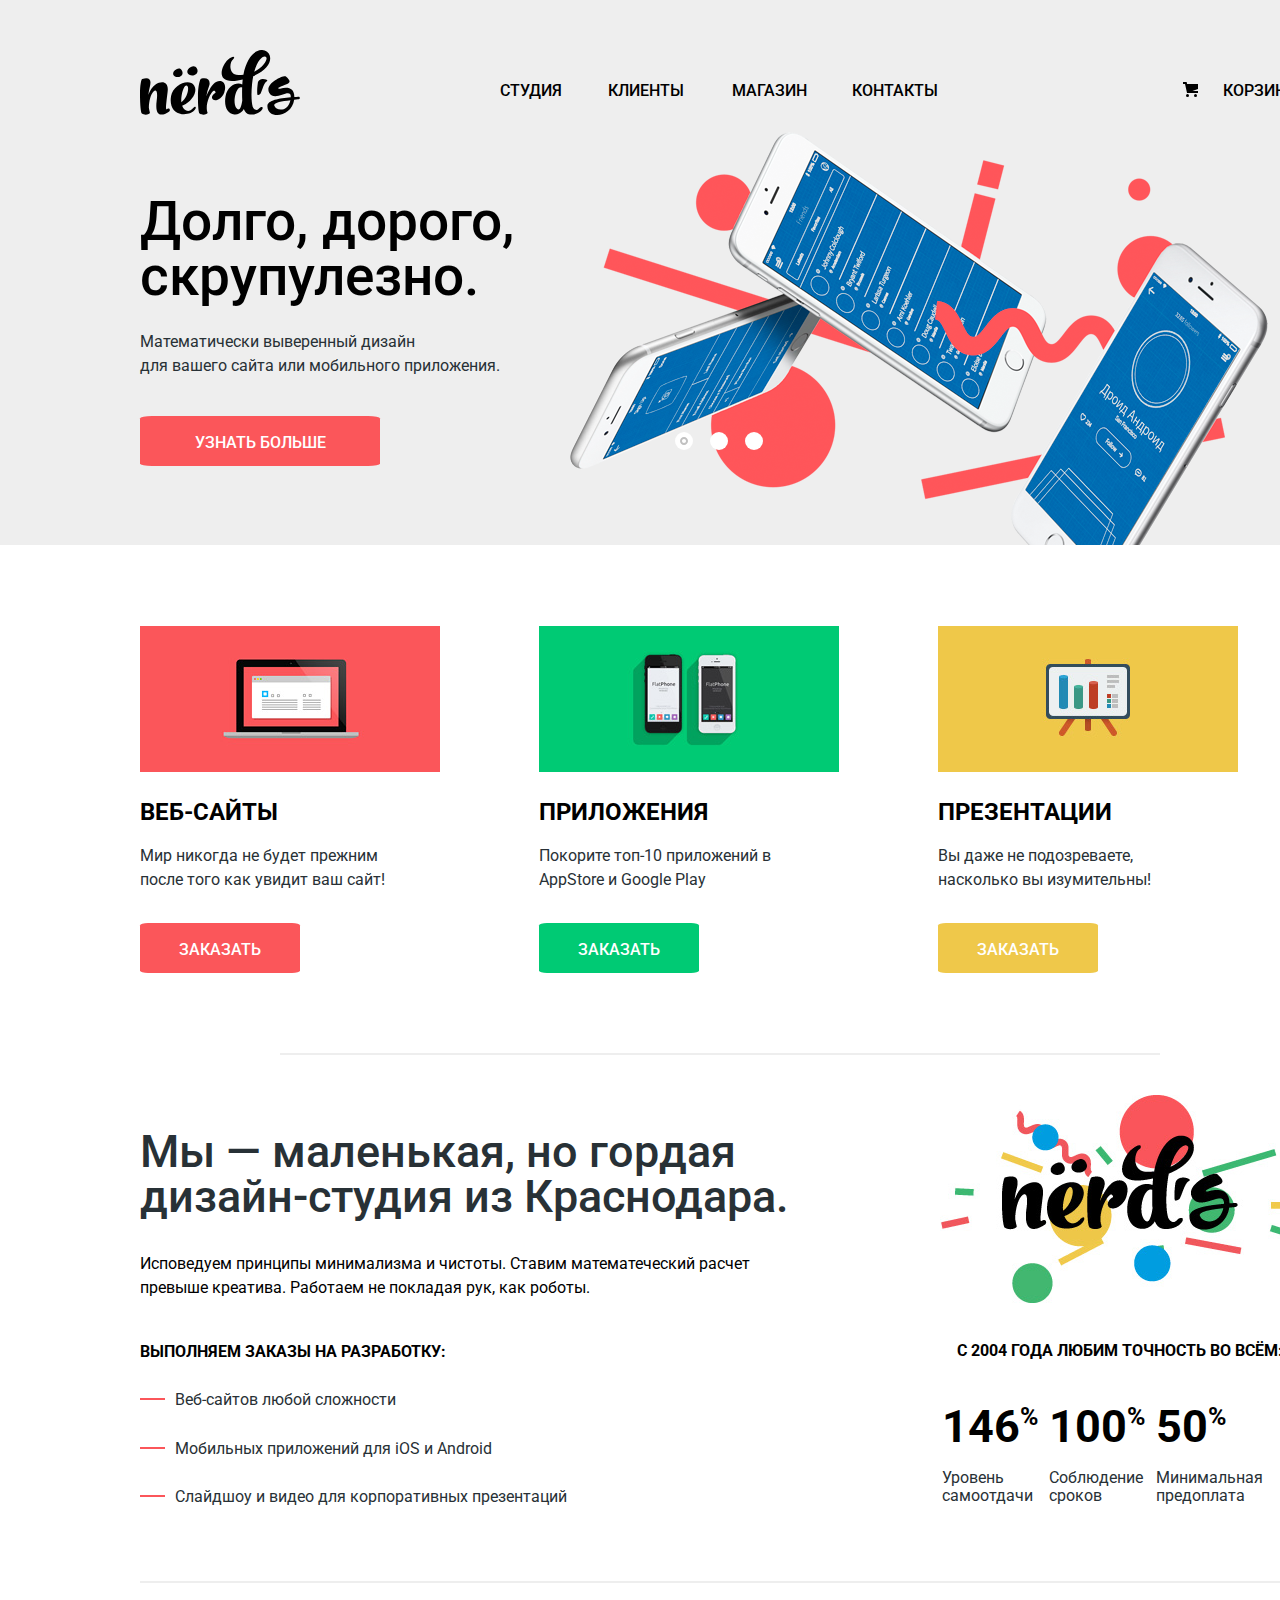
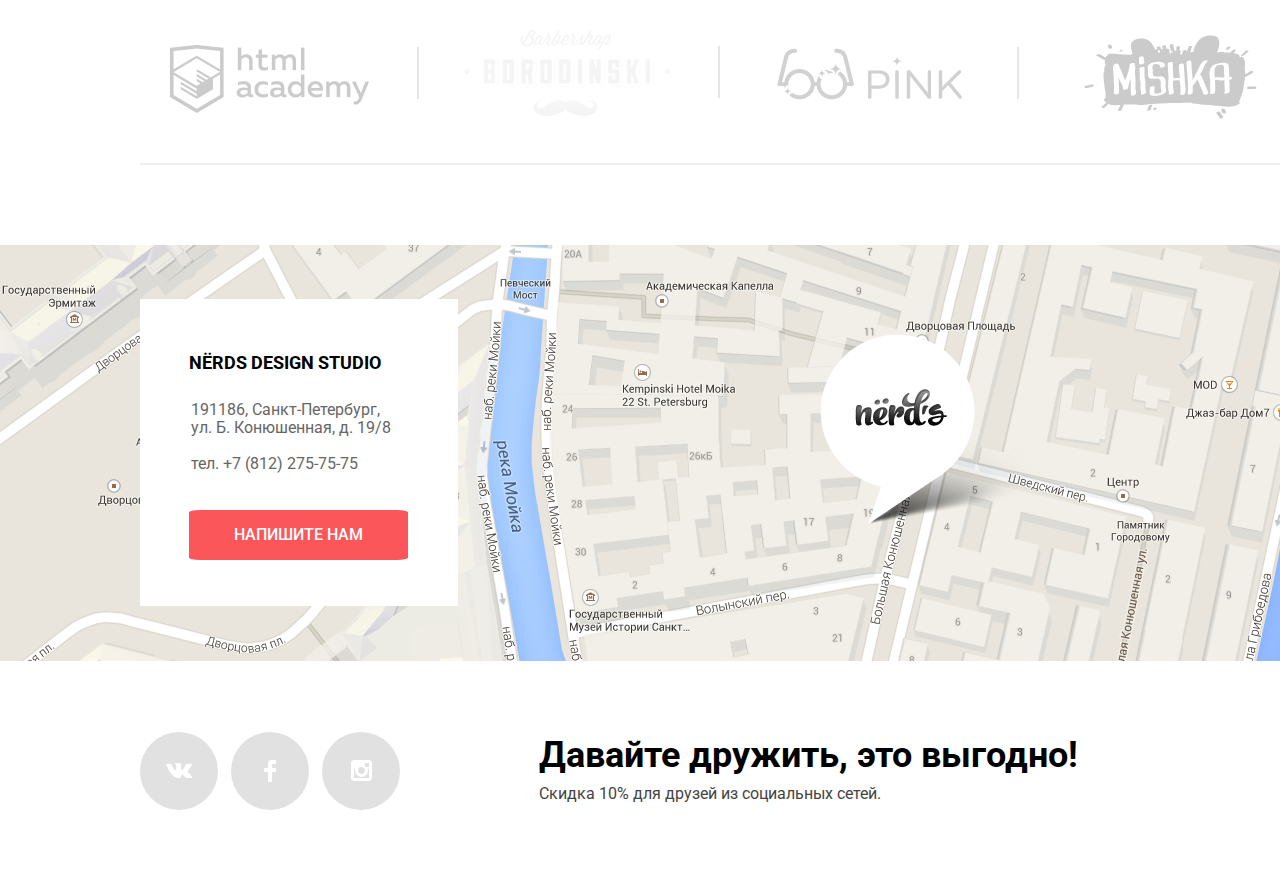
<file: index.html>
<!DOCTYPE html>
<html lang="ru">
  <head>
    <meta charset="utf-8">
    <title>HTML Academy: Нёрдс</title>
    <link href="https://fonts.googleapis.com/css?family=Roboto:400,500,700&display=swap" rel="stylesheet">
    <link rel="stylesheet" href="css/normalize.css">
    <link rel="stylesheet" href="css/style-min.css">
  </head>
  <body>
    <header class="main-header">
      <div class="container">
        <nav class="main-navigation">
          <a class="logo" href="index.html">
            <img src="img/nerds-logo.svg" width="160"
              height="65" alt="Логотип">
          </a>
          <ul class="site-navigation">
            <li><a href="#">Студия</a></li>
            <li><a href="#">Клиенты</a></li>
            <li><a href="catalog.html">Магазин</a></li>
            <li><a href="#">Контакты</a></li>
          </ul>
          <ul class="user-navigation">
            <li>
              <a class="cart" href="cart.html">Корзина</a>
            </li>
          </ul>
        </nav>
      </div>
    </header>
    <main>
      <h1 class="visually-hidden">Студия "Нёрдс"</h1>
      <div class="slider">
        <div class="slider-wrapper">
          <div class="slider-item">
            <div class="slider-item-description">
              <h3>Долго, дорого,<br> скрупулезно.</h3>
              <p>Математически выверенный дизайн<br> для вашего сайта или
                мобильного приложения.</p>
              <a class="button" href="catalog.html">Узнать больше</a>
            </div>
          </div>
          <div class="slider-item visually-hidden">
            <div class="slider-item-description">
              <h3>Любим математику как никто другой.</h3>
              <p>Никакого креатива, только математические формулы для расчета
                идеальных пропорций.</p>
              <a class="button" href="catalog.html">Узнать больше</a>
            </div>
          </div>
          <div class="slider-item visually-hidden">
            <div class="slider-item-description">
              <h3>Только ночь,<br> только хардкор</h3>
              <p>Работать днем, как все? Мы против этого.<br> Ближе к полуночи
                работа только начинается.</p>
              <a class="button" href="catalog.html">Узнать больше</a>
            </div>
          </div>
          <div class="slider-switch">
            <input type="radio" id="btn-1" name="toggle" checked>
            <label for="btn-1"></label>
            <input type="radio" id="btn-2" name="toggle">
            <label for="btn-2"></label>
            <input type="radio" id="btn-3" name="toggle">
            <label for="btn-3"></label>
          </div>
        </div>
      </div>
      <div class="container">
        <section class="section-advantages">
          <h2 class="visually-hidden">Наши услуги</h2>
          <ul class="advantages">
            <li class="advantages-item">
              <h3>Веб-сайты</h3>
              <p>Мир никогда не будет прежним после того как увидит ваш сайт!</p>
              <a class="button" href="#">Заказать</a>
            </li>
            <li class="advantages-item">
              <h3>Приложения</h3>
              <p>Покорите топ-10 приложений в AppStore и Google Play</p>
              <a class="button" href="#">Заказать</a>
            </li>
            <li class="advantages-item">
              <h3>Презентации</h3>
              <p>Вы даже не подозреваете,  насколько вы изумительны!</p>
              <a class="button" href="#">Заказать</a>
            </li>
          </ul>
        </section>
        <div class="main-information-wrapper">
          <section class="short-description">
            <h2>Мы — маленькая, но гордая дизайн-студия из Краснодара.
            </h2>
            <p class="description">Исповедуем принципы минимализма и чистоты.
              Ставим математеческий расчет превыше креатива. Работаем не покладая
              рук, как роботы.</p>
            <h3 class="description-service-heading">Выполняем заказы на разработку:</h3>
            <ul class="description-service">
              <li>Веб-сайтов любой сложности</li>
              <li>Мобильных приложений для iOS и Android</li>
              <li>Слайдшоу и видео для корпоративных презентаций</li>
            </ul>
          </section>
          <section class="statistic">
            <h2 class="visually-hidden">Статистика</h2>
            <div class="statistic-item">
              <img src="img/nerds-picture.png" alt="Логотип Нёрдс" width="360" height="208">
              <p>С 2004 года любим точность во всём:</p>
              <table>
                <tr class="statistic-percent">
                  <td>146<sup><span class="percent-style">%</span></sup></td>
                  <td>100<sup><span class="percent-style">%</span></sup></td>
                  <td>50<sup><span class="percent-style">%</span></sup></td>
                </tr>
                <tr class="statistic-description">
                  <td>Уровень самоотдачи</td>
                  <td>Соблюдение сроков</td>
                  <td>Минимальная предоплата</td>
                </tr>
              </table>
            </div>
          </section>
        </div>
        <section class="section-partners">
          <h2 class="visually-hidden">Список партнеров</h2>
          <ul class="partners">
            <li>
              <a class="html-academy" href="https://htmlacademy.ru/intensive/htmlcss">
                 <img src="img/htmlacademy-logo.png" width="199"
                   height="68" alt="Логотип HTML-Academy">
              </a>
            </li>
            <li>
              <a class="barbershop" href="#">
                 <img src="img/borodinski-logo.png" width="209"
                   height="90" alt="Логотип Барбершопа">
              </a>
            </li>
            <li>
              <a class="pink" href="#">
                 <img src="img/pink-logo.png" width="185"
                   height="52" alt="Логотип Барбершопа">
              </a>
            </li>
            <li>
              <a class="mishka" href="#">
                 <img src="img/mishka-logo.png" width="173"
                   height="84" alt="Логотип Барбершопа">
              </a>
            </li>
          </ul>
        </section>
      </div>
      <section class="address-and-contacts modal-map">
        <h2 class="visually-hidden">Адрес и контакты</h2>
        <div class="map-container">
          <iframe src="https://www.google.com/maps/embed?pb=!1m18!1m12!1m3!1d1998.6037999040354!2d30.322010416394033!3d59.938716271971415!2m3!1f0!2f0!3f0!3m2!1i1024!2i768!4f13.1!3m3!1m2!1s0x4696310fca5ba729%3A0xea9c53d4493c879f!2sBolshaya+Konyushennaya+ul.%2C+19%2C+Sankt-Peterburg%2C+Russia%2C+191186!5e0!3m2!1sen!2s!4v1441888483426" width="1440" height="416" allowfullscreen>
          </iframe>
          <img src="img/map.png" alt="Карта" width="1440" height="416">
          <img class="map-marker" src="img/map-marker.png" alt="Указатель"
            width="231" height="190">
          <div class="studio-contacts">
            <h3 class="studio-label">Nёrds design studio</h3>
            <p class="studio-address">
            191186, Санкт-Петербург, ул. Б. Конюшенная, д. 19/8
            </p>
            <p class="tel-number"><a href="tel:+78122757575">тел. +7 (812) 275-75-75</a></p>
            <a href="write-to-us.html" class="button modal-open"> Напишите нам</a>
          </div>
        </div>
      </section>
    </main>
    <footer class="main-footer container">
      <ul class="social-networks">
        <li>
          <a class="social-button" href="https://vk.com">
            <span class="visually-hidden">Вконтакте</span>
            <svg xmlns="http://www.w3.org/2000/svg" width="26" height="15" viewBox="0 0 26 15">
              <path fill="#FFF" d="M16.138 11.51c.956-.309 2.18 2.04 3.483 2.939.978.681 1.727.534 1.727.534l3.473-.05s1.815-.112.957-1.554c-.071-.12-.503-1.069-2.585-3.022-2.177-2.043-1.882-1.712.739-5.244 1.597-2.153 2.236-3.468 2.036-4.028-.192-.539-1.365-.399-1.365-.399L20.69.713c-.381.001-.704.119-.851.515-.003.004-.621 1.666-1.445 3.079-1.741 2.989-2.436 3.148-2.724 2.961-.661-.433-.494-1.737-.494-2.664 0-2.897.432-4.105-.846-4.417-.427-.104-.739-.172-1.828-.182-1.392-.021-2.574 0-3.244.329-.445.223-.786.712-.579.74.26.035.843.16 1.155.586.401.552.389 1.789.389 1.789s.229 3.411-.54 3.834c-.528.29-1.25-.302-2.803-3.016-.793-1.388-1.392-2.922-1.392-2.922s-.116-.285-.326-.441c-.25-.185-.6-.244-.6-.244L.848.684S.29.7.085.946c-.182.218-.015.668-.015.668s2.909 6.881 6.203 10.347c3.02 3.182 6.452 2.971 6.452 2.971h1.555s.469-.054.709-.312c.224-.24.214-.691.214-.691s-.031-2.109.935-2.419z"/>
            </svg>
          </a>
        </li>
        <li>
          <a class="social-button" href="https://facebook.com">
            <span class="visually-hidden">Фэйсбук</span>
            <svg xmlns="http://www.w3.org/2000/svg" width="12" height="22" viewBox="0 0 12 22">
              <path fill="#FFF" d="M12 4V0H8a4 4 0 0 0-4 4v4H0v4h4v10h4V12h4V8H8V4h4z"/>
            </svg>
          </a>
        </li>
        <li>
          <a class="social-button" href="https://instagram.com">
            <span class="visually-hidden">Инстаграм</span>
            <svg xmlns="http://www.w3.org/2000/svg" width="21" height="21" viewBox="0 0 21 21">
              <path fill="#fff" d="M18 0H3C1.35 0 0 1.35 0 3v15c0 1.65 1.35 3 3 3h15c1.65 0 3-1.35 3-3V3c0-1.65-1.35-3-3-3zm-7.5 7c1.93 0 3.5 1.57 3.5 3.5S12.43 14 10.5 14 7 12.43 7 10.5 8.57 7 10.5 7zM18 18H3V9h1.181A6.504 6.504 0 0 0 4 10.5a6.5 6.5 0 1 0 13 0 6.45 6.45 0 0 0-.181-1.5H18zm0-11h-4V3h4z"/>
            </svg>
          </a>
        </li>
      </ul>
      <div class="footer-social">
        <p class="footer-social-motto">Давайте дружить, это выгодно!</p>
        <p class="footer-social-discount">Скидка 10% для друзей из социальных
          сетей.</p>
      </div>
    </footer>
    <section class="modal">
      <h2>Напишите нам</h2>
      <form action="https://echo.htmlacademy.ru" method="post">
        <p class="modal-field-name">
          <label for="field-name">Ваше имя:</label>
          <input type="text" name="name" placeholder="Имя Фамилия"
            id="field-name">
        </p>
        <p class="modal-field-email">
          <label for="field-email">Ваш e-mail:</label>
          <input type="email" name="email" placeholder="email@example.com"
            id="field-email">
        </p>
        <p class="modal-field-letter">
          <label for="field-letter">Текст письма:</label>
          <textarea name="letter" placeholder="В свободной форме"
            id="field-letter"></textarea>
        </p>
        <button class="button" type="submit">Отправить</button>
      </form>
      <button class="modal-close" type="button">
      </button>
    </section>
    <script src="js/modal-min.js"></script>
  </body>
</html>
</file>
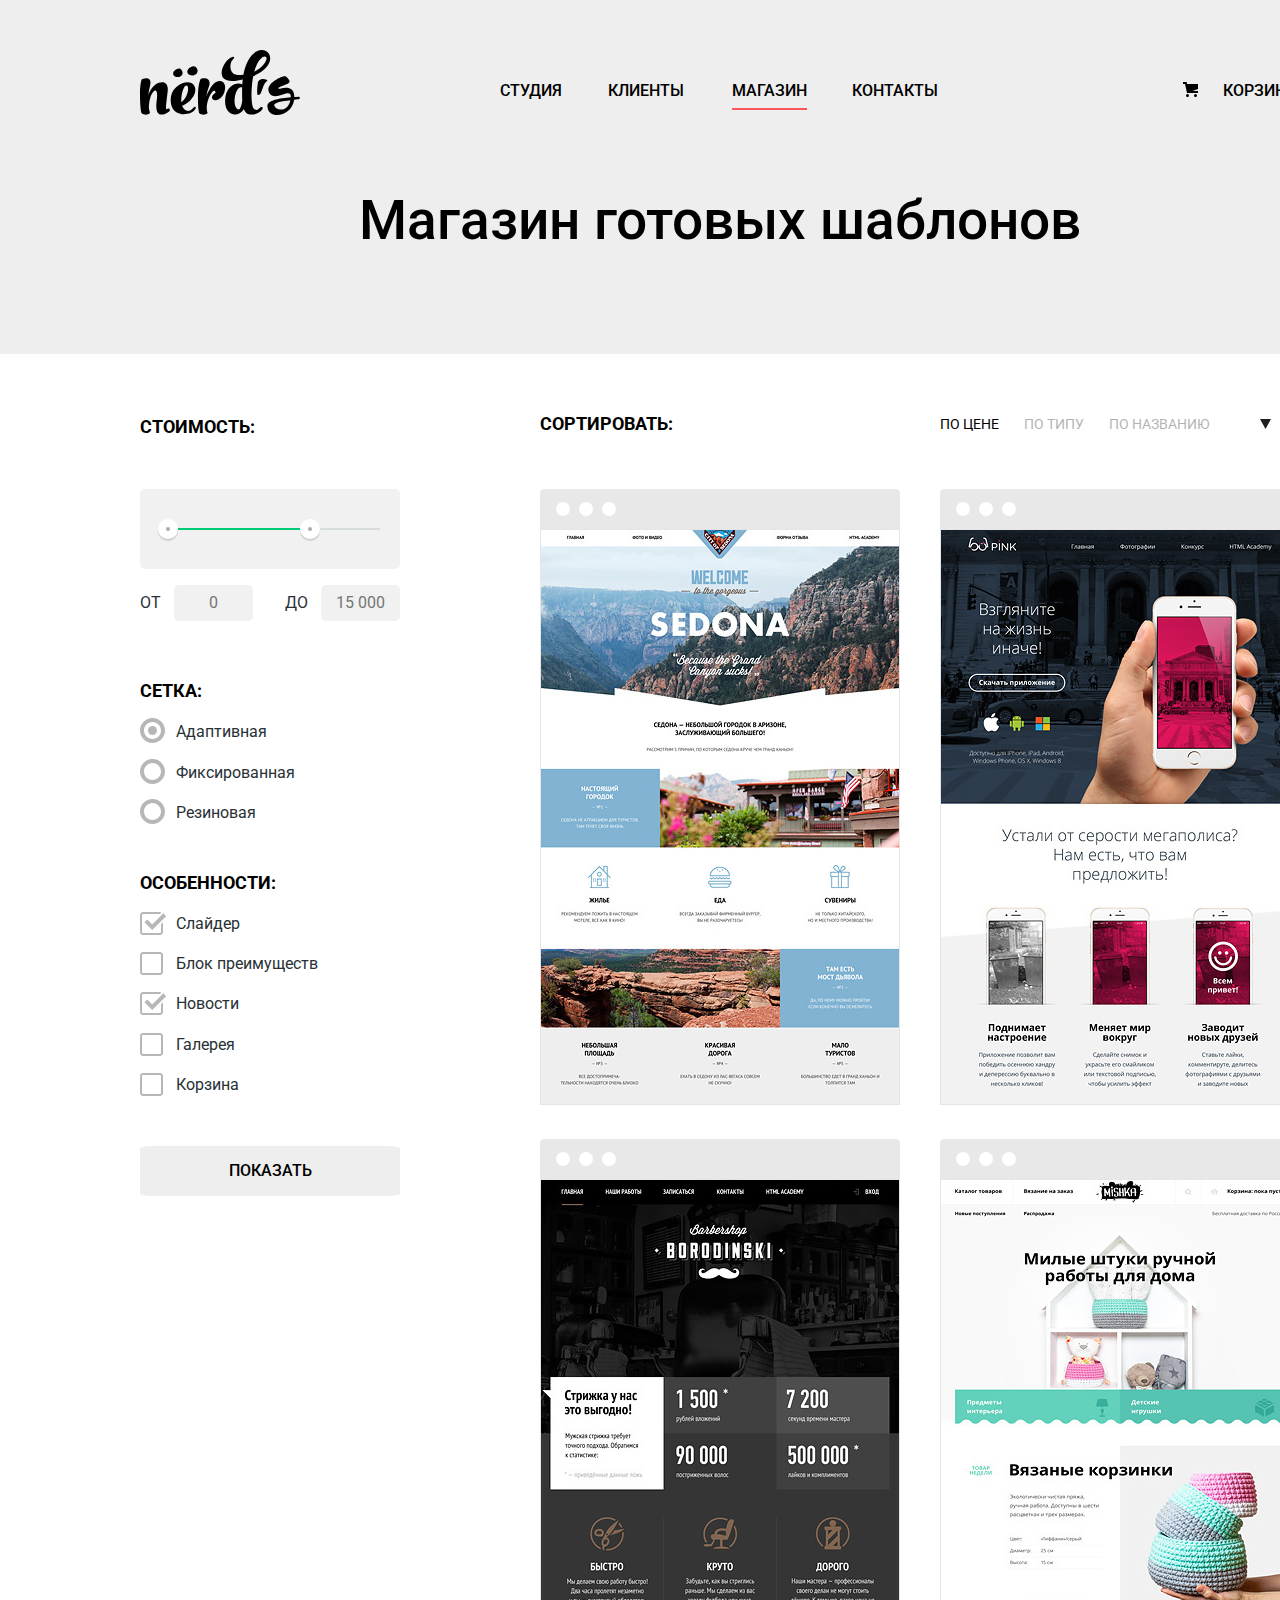
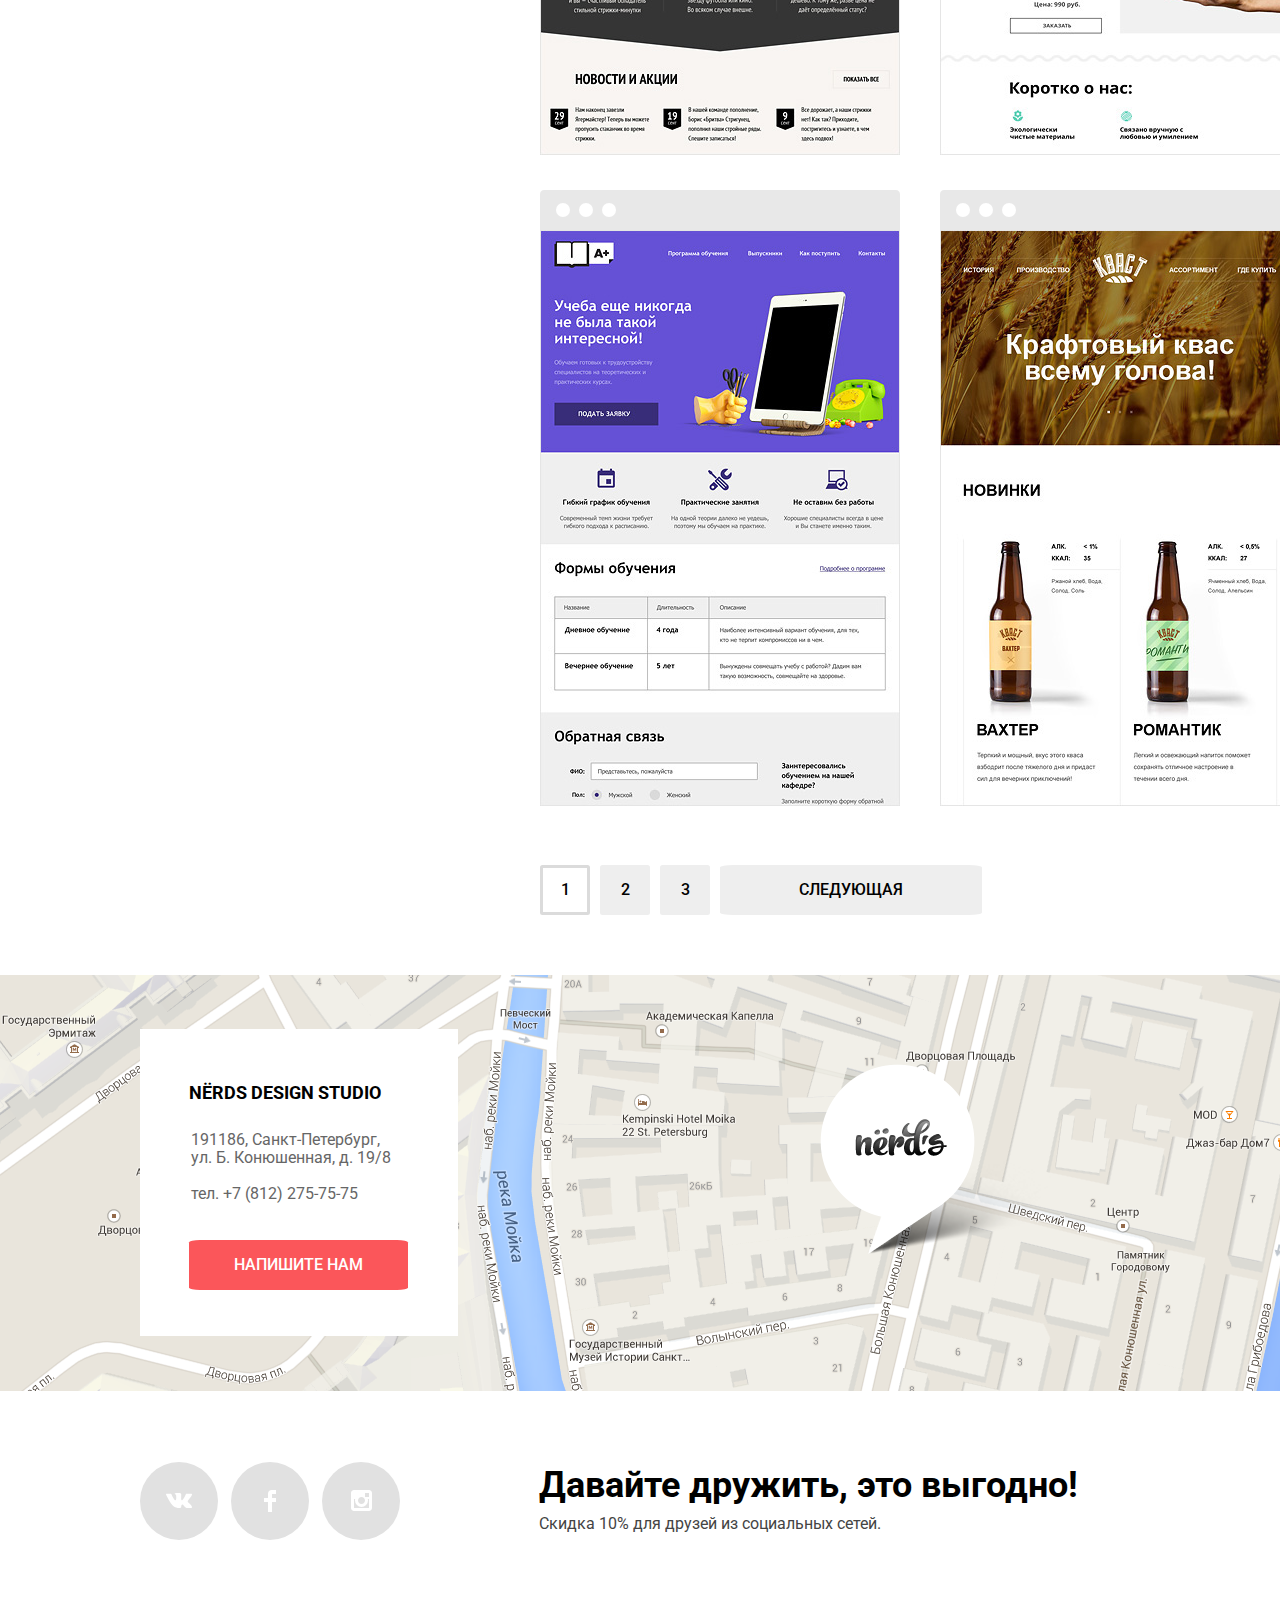
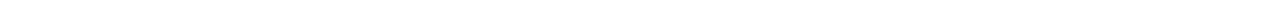
<file: catalog.html>
<!DOCTYPE html>
<html lang="en">
  <head>
    <meta charset="utf-8">
    <title>HTML Academy: Нёрдс</title>
    <link href="https://fonts.googleapis.com/css?family=Roboto:400,500,700&display=swap" rel="stylesheet">
    <link rel="stylesheet" href="css/normalize.css">
    <link rel="stylesheet" href="css/style-min.css">
  </head>
  <body>
    <header class="main-header">
      <div class="container">
        <nav class="main-navigation">
          <a class="logo" href="index.html">
            <img src="img/nerds-logo.svg" width="160"
              height="65" alt="Логотип">
          </a>
          <ul class="site-navigation">
            <li><a href="#">Студия</a></li>
            <li><a href="#">Клиенты</a></li>
            <li class="current-page"><a href="catalog.html">Магазин</a></li>
            <li><a href="#">Контакты</a></li>
          </ul>
          <ul class="user-navigation">
            <li>
              <a class="cart" href="cart.html">Корзина</a>
            </li>
          </ul>
        </nav>
      </div>
    </header>
    <main>
      <div class="inner-heading-container">
        <h1>Магазин готовых шаблонов</h1>
      </div>
      <div class="container inner-main-container">
        <section class="inner-filter">
          <h2 class="visually-hidden">Параметры</h2>
          <form class="catalog-form" action="https://echo.htmlacademy.ru"
            method="get">
            <fieldset class="filter-item filter-item-range">
              <legend>Стоимость:</legend>
              <div class="range-filter">
                <div class="range-controls">
                  <div class="scale">
                    <div class="bar">
                    </div>
                  </div>
                  <div class="toggle toggle-min"></div>
                  <div class="toggle toggle-max"></div>
                </div>
                <div class="price-controls">
                  <label class="min-price">от <input name="min-price" type="number" placeholder="0"></label>
                  <label class="max-price">до <input name="max-price" type="number" placeholder="15 000"></label>
                </div>
              </div>
            </fieldset>
            <fieldset class="filter-item filter-item-radio">
              <legend>Сетка:</legend>
              <ul>
                <li class="filter-option">
                  <input class="visually-hidden filter-input filter-input-radio"
                    type="radio" name="grid's variant" value="adaptive"
                    id="filter-adaptive" checked>
                  <label for="filter-adaptive">Адаптивная</label>
                </li>
                <li class="filter-option">
                  <input class="visually-hidden filter-input filter-input-radio"
                    type="radio" name="grid's variant" value="fixed"
                    id="filter-fixed">
                  <label for="filter-fixed">Фиксированная</label>
                </li>
                <li class="filter-option">
                  <input class="visually-hidden filter-input filter-input-radio"
                    type="radio" name="grid's variant" value="rubber"
                    id="filter-rubber">
                  <label for="filter-rubber">Резиновая</label>
                </li>
              </ul>
            </fieldset>
            <fieldset class="filter-item filter-item-checkbox">
              <legend>Особенности:</legend>
              <ul>
                <li class="filter-option">
                  <input class="visually-hidden filter-input filter-input-checkbox"
                    type="checkbox" name="slider" id="filter-slider" checked>
                  <label for="filter-slider">Слайдер</label>
                </li>
                <li class="filter-option">
                  <input class="visually-hidden filter-input filter-input-checkbox"
                    type="checkbox" name="advantages" id="filter-advantages">
                  <label for="filter-advantages">Блок преимуществ</label>
                </li>
                <li class="filter-option">
                  <input class="visually-hidden filter-input filter-input-checkbox"
                    type="checkbox" name="news" id="filter-news" checked>
                  <label for="filter-news">Новости</label>
                </li>
                <li class="filter-option">
                  <input class="visually-hidden filter-input filter-input-checkbox"
                    type="checkbox" name="gallery" id="filter-gallery">
                  <label for="filter-gallery">Галерея</label>
                </li>
                <li class="filter-option">
                  <input class="visually-hidden filter-input filter-input-checkbox"
                    type="checkbox" name="basket" id="filter-basket">
                  <label for="filter-basket">Корзина</label>
                </li>
              </ul>
            </fieldset>
            <button class="button filter-button" type="submit">Показать</button>
          </form>
        </section>
        <div class="main-sorting-and-examples">
          <section class="main-sorting">
            <h2>Сортировать:</h2>
            <nav class="sorting-list">
              <ul class="sorting-parametrs">
                <li class=" list-parametr current-parametr"><a class="sorting-price" href="#">По цене</a></li>
                <li class="list-parametr"><a class="sorting-type" href="#">По типу</a></li>
                <li class="list-parametr"><a class="sorting-label" href="#">По названию</a></li>
              </ul>
              <ul class="up-down-sorting">
                <li class=" list-parametr current-parametr"><a class="sorting-down" href="#"><img
                  src="img/icon-down-dir.svg" width="11px" height="10px"
                  alt="Сортировка по убыванию"></a></li>
                <li class="list-parametr"><a class="sorting-up" href="#"><img src="img/icon-up-dir.svg" width="11px" height="10px" alt="По возрастанию"></a></li>
              </ul>
            </nav>
          </section>
          <section class="section-examples">
            <h2 class="visually-hidden">Варианты работ</h2>
            <ul class="work-examples">
              <li class="work-example-item">
                <img src="img/sedona.jpg" width="360"
                  height="576" alt="Sedona">
                <div class="example-item-information">
                  <a class="example-item-label" href="#">Sedona</a>
                  <p class="example-item-description">Информационный сайт для
                    туристов</p>
                  <p class="button example-item-price">9 900 руб.</p>
                </div>
              </li>
              <li class="work-example-item">
                <img src="img/pink.jpg" width="360"
                  height="576" alt="Pink">
                <div class="example-item-information">
                  <a class="example-item-label" href="#">Pink App</a>
                  <p class="example-item-description">Продуктовый лендинг
                    приложения для iOS и Android</p>
                  <p class="button example-item-price">9 900 руб.</p>
                </div>
              </li>
              <li class="work-example-item">
                <img src="img/barbershop.jpg" width="360" height="576"
                  alt="Barbershop">
                <div class="example-item-information">
                  <a class="example-item-label" href="#">Barbershop</a>
                  <p class="example-item-description">Сайт салона красоты. Для
                    мужчин, да.</p>
                  <p class="button example-item-price">9 900 руб.</p>
                </div>
              </li>
              <li class="work-example-item">
                <img src="img/mishka.jpg" width="360" height="576" alt="Mishka">
                <div class="example-item-information">
                  <a class="example-item-label" href="#">Mishka</a>
                  <p class="example-item-description">Интернет-магазин
                    вязаных игрушек</p>
                  <p class="button example-item-price">9 900 руб.</p>
                </div>
              </li>
              <li class="work-example-item">
                <img src="img/aplus.jpg" width="360" height="576" alt="A-plus">
                <div class="example-item-information">
                  <a class="example-item-label" href="#">A Plus</a>
                  <p class="example-item-description">Лендинг курсов повышения
                    квалификации</p>
                  <p class="button example-item-price">9 900 руб.</p>
                </div>
              </li>
              <li class="work-example-item">
                <img src="img/kvast.jpg" width="360" height="576" alt="Kvast">
                <div class="example-item-information">
                  <a class="example-item-label" href="#">Кваст</a>
                  <p class="example-item-description">Промо-сайт производителя
                    крафтового кваса</p>
                  <p class="button example-item-price">9 900 руб.</p>
                </div>
              </li>
            </ul>
            <ul class="pagination-list">
              <li class="pagination-item  pagination-item-current"><a href="#">1</a></li>
              <li class="pagination-item"><a href="#">2</a></li>
              <li class="pagination-item"><a href="#">3</a></li>
              <li class="pagination-item"><a href="#">Следующая</a></li>
            </ul>
          </section>
        </div>
      </div>
      <section class="address-and-contacts modal-map">
        <h2 class="visually-hidden">Адрес и контакты</h2>
        <div class="map-container">
          <iframe src="https://www.google.com/maps/embed?pb=!1m18!1m12!1m3!1d1998.6037999040354!2d30.322010416394033!3d59.938716271971415!2m3!1f0!2f0!3f0!3m2!1i1024!2i768!4f13.1!3m3!1m2!1s0x4696310fca5ba729%3A0xea9c53d4493c879f!2sBolshaya+Konyushennaya+ul.%2C+19%2C+Sankt-Peterburg%2C+Russia%2C+191186!5e0!3m2!1sen!2s!4v1441888483426" width="1440" height="416" allowfullscreen>
          </iframe>
          <img src="img/map.png" alt="Карта" width="1440" height="416">
          <img class="map-marker" src="img/map-marker.png" alt="Указатель"
            width="231" height="190">
          <div class="studio-contacts">
            <h3 class="studio-label">Nёrds design studio</h3>
            <p class="studio-address">
            191186, Санкт-Петербург, ул. Б. Конюшенная, д. 19/8
            </p>
            <p class="tel-number"><a href="tel:+78122757575">тел. +7 (812) 275-75-75</a></p>
            <a href="write-to-us.html" class="button modal-open"> Напишите нам</a>
          </div>
        </div>
      </section>
    </main>
    <footer class="main-footer container">
      <ul class="social-networks">
        <li>
          <a class="social-button" href="https://vk.com">
            <span class="visually-hidden">Вконтакте</span>
            <svg xmlns="http://www.w3.org/2000/svg" width="26" height="15" viewBox="0 0 26 15">
              <path fill="#FFF" d="M16.138 11.51c.956-.309 2.18 2.04 3.483 2.939.978.681 1.727.534 1.727.534l3.473-.05s1.815-.112.957-1.554c-.071-.12-.503-1.069-2.585-3.022-2.177-2.043-1.882-1.712.739-5.244 1.597-2.153 2.236-3.468 2.036-4.028-.192-.539-1.365-.399-1.365-.399L20.69.713c-.381.001-.704.119-.851.515-.003.004-.621 1.666-1.445 3.079-1.741 2.989-2.436 3.148-2.724 2.961-.661-.433-.494-1.737-.494-2.664 0-2.897.432-4.105-.846-4.417-.427-.104-.739-.172-1.828-.182-1.392-.021-2.574 0-3.244.329-.445.223-.786.712-.579.74.26.035.843.16 1.155.586.401.552.389 1.789.389 1.789s.229 3.411-.54 3.834c-.528.29-1.25-.302-2.803-3.016-.793-1.388-1.392-2.922-1.392-2.922s-.116-.285-.326-.441c-.25-.185-.6-.244-.6-.244L.848.684S.29.7.085.946c-.182.218-.015.668-.015.668s2.909 6.881 6.203 10.347c3.02 3.182 6.452 2.971 6.452 2.971h1.555s.469-.054.709-.312c.224-.24.214-.691.214-.691s-.031-2.109.935-2.419z"/>
            </svg>
          </a>
        </li>
        <li>
          <a class="social-button" href="https://facebook.com">
            <span class="visually-hidden">Фэйсбук</span>
            <svg xmlns="http://www.w3.org/2000/svg" width="12" height="22" viewBox="0 0 12 22">
              <path fill="#FFF" d="M12 4V0H8a4 4 0 0 0-4 4v4H0v4h4v10h4V12h4V8H8V4h4z"/>
            </svg>
          </a>
        </li>
        <li>
          <a class="social-button" href="https://instagram.com">
            <span class="visually-hidden">Инстаграм</span>
            <svg xmlns="http://www.w3.org/2000/svg" width="21" height="21" viewBox="0 0 21 21">
              <path fill="#fff" d="M18 0H3C1.35 0 0 1.35 0 3v15c0 1.65 1.35 3 3 3h15c1.65 0 3-1.35 3-3V3c0-1.65-1.35-3-3-3zm-7.5 7c1.93 0 3.5 1.57 3.5 3.5S12.43 14 10.5 14 7 12.43 7 10.5 8.57 7 10.5 7zM18 18H3V9h1.181A6.504 6.504 0 0 0 4 10.5a6.5 6.5 0 1 0 13 0 6.45 6.45 0 0 0-.181-1.5H18zm0-11h-4V3h4z"/>
            </svg>
          </a>
        </li>
      </ul>
      <div class="footer-social">
        <p class="footer-social-motto">Давайте дружить, это выгодно!</p>
        <p class="footer-social-discount">Скидка 10% для друзей из социальных
          сетей.</p>
      </div>
    </footer>
    <section class="modal">
      <h2>Напишите нам</h2>
      <form action="https://echo.htmlacademy.ru" method="post">
        <p class="modal-field-name">
          <label for="field-name">Ваше имя:</label>
          <input type="text" name="name" placeholder="Имя Фамилия"
            id="field-name">
        </p>
        <p class="modal-field-email">
          <label for="field-email">Ваш e-mail:</label>
          <input type="email" name="email" placeholder="email@example.com"
            id="field-email">
        </p>
        <p class="modal-field-letter">
          <label for="field-letter">Текст письма:</label>
          <textarea name="letter" placeholder="В свободной форме"
            id="field-letter"></textarea>
        </p>
        <button class="button" type="submit">Отправить</button>
      </form>
      <button class="modal-close" type="button">
      </button>
    </section>
    <script src="js/modal-min.js"></script>
  </body>
</html>
</file>
<file: css/style-min.css>
@keyframes bounce{0%{transform:translateX(-50%) translateY(-200%)}70%{transform:translateX(-50%) translateY(-35%)}90%{transform:translateX(-50%) translateY(-55%)}to{transform:translateX(-50%) translateY(-50%)}}@keyframes shake{0%,to{transform:translateX(-50%) translateY(-50%)}10%,30%,50%,70%,90%{transform:translateX(-55%) translateY(-50%)}20%,40%,60%,80%{transform:translateX(-45%) translateY(-50%)}}@keyframes closing{0%{transform:translateX(-50%) translateY(-50%)}10%{transform:translateX(-50%) translateY(-60%)}50%{transform:translateX(-50%) translateY(-80%)}to{transform:translateX(-50%) translateY(-200%)}}body{min-width:1440px;min-height:1925px;margin:0;background-color:#fff;font-family:"Roboto",Arial,sans-serif;color:#000;font-size:16px}a{text-decoration:none}img{max-width:100%}.visually-hidden{position:absolute;clip:rect(0 0 0 0);width:1px;height:1px;margin:-1px}.container{width:1160px;margin:0 auto;padding:0}.button{display:block;padding:0;color:#fff;font-weight:500;border-radius:5% 5%;height:50px;line-height:50px;text-align:center;text-transform:uppercase;background-color:#fb565a}.main-header{background-color:#eee}.main-navigation{display:flex;margin:0;padding-top:50px;font-size:16px;line-height:30px;text-transform:uppercase}.main-navigation ul,.section-examples ul,body{padding:0}.main-navigation a{color:#000;font-weight:500}.main-navigation a:focus,.main-navigation a:hover{color:#fb565a}.main-navigation a:active{color:#000;opacity:.3}.site-navigation{display:flex;flex-wrap:wrap;justify-content:flex-start;width:450px;margin-left:200px;margin-right:73px}.site-navigation li:nth-child(1){margin-right:46px}.site-navigation li:nth-child(2){margin-right:48px}.site-navigation li:nth-child(3){margin-right:45px}.user-navigation{display:flex;flex-wrap:wrap;margin-left:200px}.site-navigation li,.user-navigation li{display:block;padding-top:10px;list-style:none}.main-navigation .current-page,.user-navigation .cart{position:relative}.main-navigation .current-page::after{content:"";position:absolute;left:0;top:42px;width:100%;height:2px;background-color:#fb565a}.cart::before{content:"";position:absolute;top:1px;left:-40px;height:15px;width:15px;background-image:url(../img/cart-icon.svg);background-repeat:no-repeat;background-position:0 0}.logo:focus,.logo:hover{opacity:.8}.logo:active,.social-button:active svg{opacity:.3}.slider{margin:0;background-color:#eee;padding-top:1px}.slider-wrapper{width:1160px;margin:0 auto;padding:0;position:relative}.slider-item{margin:0;padding:0;display:flex;justify-content:flex-start}.slider-item .slider-item-description{display:flex;flex-wrap:wrap;flex-direction:column;justify-content:flex-start;min-height:419px;max-width:530px}.slider-item:nth-child(2) .slider-item-description{min-height:430px}.slider-item:nth-child(3) .slider-item-description{min-height:411px}.slider-item:nth-child(1){background-image:url(../img/slide-picture.png);background-repeat:no-repeat;background-position:430px 6px;background-size:698px 413px}.slider-item:nth-child(2),.slider-item:nth-child(3){background-image:url(../img/slide-picture-2.png);background-repeat:no-repeat;background-position:496px top;background-size:663px 430px}.slider-item:nth-child(3){background-image:url(../img/slide-picture-3.png);background-position:401px top;background-size:759px 411px}.slider-item-description h3{font-size:55px;font-weight:500;line-height:55px;margin:68px 0 26px}.slider-item-description p{margin:0 0 38px;width:408px;line-height:24px;color:#283136;font-size:16px;font-weight:400}.slider-item-description .button{background-color:#fb565a;width:240px;line-height:54px}.slider-item-description .button:focus,.slider-item-description .button:hover{background-color:#e74246}.slider-item-description .button:active{color:rgba(255,255,255,.3);box-shadow:inset 0 3px 0 0 rgba(0,1,1,.1);background-color:#d7373b}.slider-switch{position:absolute;top:305px;left:535px}.slider-switch input[type=radio]{display:none}.slider-switch label{display:inline-block;vertical-align:middle;margin:0 13px 0 0;width:18px;height:18px;background-color:#fff;border-radius:50%;cursor:pointer}.slider-switch label:focus,.slider-switch label:hover{background-color:gray}.slider-switch label:active{background-color:#283136}input:checked+label[for=btn-1],input:checked+label[for=btn-2],input:checked+label[for=btn-3]{background-image:url(../img/active-button.svg)}.advantages{margin:81px 0 0;padding:0;display:flex;flex-wrap:wrap}.advantages li{list-style:none}.advantages-item{width:300px;margin-right:99px}.advantages-item:last-child{margin-right:0}.advantages-item::before{content:"";display:block;width:300px;height:146px;background-image:url(../img/advantage-red.png)}.advantages-item:nth-child(2)::before{background-image:url(../img/advantage-green.png)}.advantages-item:nth-child(3)::before{background-image:url(../img/advantage-yellow.png)}.advantages-item h3{text-transform:uppercase;font-size:24px;line-height:30px;font-weight:700;padding-left:0;margin:25px 0 17px}.advantages-item p{font-size:16px;line-height:24px;color:#283136;width:250px;margin:0 0 31px}.advantages-item .button{width:160px;line-height:54px}.advantages-item .button:focus,.advantages-item .button:hover{background-color:#e74246}.advantages-item .button:active{color:rgba(255,255,255,.3);box-shadow:inset 0 3px 0 0 rgba(0,1,1,.1);background-color:#d7373b}.advantages-item:nth-child(2) .button{background-color:#00ca74}.advantages-item:nth-child(2) .button:focus,.advantages-item:nth-child(2) .button:hover{background-color:#00bc6c}.advantages-item:nth-child(2) .button:active{background-color:#00aa62}.advantages-item:nth-child(3) .button{background-color:#efc84a}.advantages-item:nth-child(3) .button:focus,.advantages-item:nth-child(3) .button:hover{background-color:#eab534}.advantages-item:nth-child(3) .button:active{background-color:#e5a722}.section-advantages::after{display:block;content:"";margin:80px 140px 0;height:2px;background-color:#eee}.main-information-wrapper{margin:40px 0 0;padding:0;min-height:375px;display:flex;justify-content:space-between}.short-description{width:650px;display:flex;flex-direction:column}.short-description>h2{font-size:45px;line-height:45px;font-weight:500;color:#283136;margin:34px 0 0}.short-description p{margin:33px 0 0;line-height:24px;font-size:16px}.description-service{padding:0;margin:0}.description-service li{position:relative;padding-left:35px;margin:30px 0 0;list-style:none;color:#283136}.description-service li:nth-child(2),.description-service li:nth-child(3){margin-top:30px}.description-service-heading{margin:43px 0 0;text-transform:uppercase;font-size:16px}.description-service li::before{content:"";width:25px;height:2px;position:absolute;top:7px;left:0;background-color:#fb565a}.statistic-item{display:flex;flex-direction:column;width:360px}.statistic-item img{align-self:stretch;margin-bottom:10px}.statistic-item p{font-size:16px;font-weight:700;line-height:24px;text-transform:uppercase;align-self:center;margin-top:26px;margin-bottom:35px}.statistic table{align-self:flex-start}.statistic-percent td{font-size:45px;line-height:10px;font-weight:700;padding-top:3px;padding-bottom:6px;padding-left:0;height:50px;width:104px}.statistic-percent td:last-child{width:100px}.statistic-description td{line-height:18px;color:#283136;height:35px;padding-top:8px;padding-left:0}.percent-style{font-size:25px}.partners{display:flex;flex-wrap:wrap;margin:47px 0 0;justify-content:flex-start;padding:0 0 0 30px}.partners li{position:relative;padding:0;list-style:none;opacity:.2}.partners li:nth-child(1){padding-top:15px}.partners li:nth-child(1)::after,.partners li:nth-child(2)::after,.partners li:nth-child(3)::after{display:block;content:"";position:absolute;top:17px;left:247px;height:52px;width:2px;background-color:gray}.partners li:nth-child(2)::after,.partners li:nth-child(3)::after{top:16px;left:254px}.partners li:nth-child(3)::after{top:17px;left:240px}.partners li:nth-child(2){margin-left:95px}.partners li:nth-child(3){padding-top:18px;margin-left:104px}.partners li:nth-child(4){padding-top:5px;margin-left:122px}.filter-input-radio:focus+label::before,.filter-input-radio:hover+label::before,.partners li:focus,.partners li:hover{opacity:1}.partners li:active{opacity:.1}.section-partners::after,.section-partners::before{display:block;content:"";margin:39px 0 0;height:2px;background-color:#eee}.section-partners::before{margin:73px 0 46px}.address-and-contacts{margin-top:80px}.map-container{position:relative;max-width:1440px;margin:0 auto;padding:0}.map-container iframe{position:absolute;max-width:100%;margin:0;padding:0;z-index:4;border:0}.studio-address{width:202px}.studio-contacts{box-sizing:border-box;width:318px;height:307px;background-color:#fff;padding-left:49px;position:absolute;top:54px;left:140px;z-index:5;display:flex;flex-direction:column}.studio-label{font-size:18px;line-height:30px;font-weight:700;text-transform:uppercase;margin:49px 0 23px}.studio-contacts p{color:#666;line-height:18px;margin:0 0 18px;padding-left:2px}.tel-number a{color:#666}.studio-contacts .button{width:219px;margin-top:19px;border:0}.map-marker{position:absolute;top:89px;left:820px;z-index:2}.main-footer{display:flex;margin-top:50px;margin-bottom:70px;justify-content:flex-start}.social-networks{display:flex;flex-wrap:wrap;justify-content:space-between;width:260px;padding:0}.main-sorting li,.social-networks li{list-style:none}.social-button{display:flex;align-items:center;justify-content:center;width:78px;height:78px;background-color:#e1e1e1;border-radius:50%}.social-button:focus,.social-button:hover{background-color:#e74246}.social-button:active{background-color:#d7373b;box-shadow:inset 0 3px 0 0 rgba(0,1,1,.1)}.footer-social{margin-left:139px;padding-top:21px}.footer-social-motto{font-size:36px;line-height:36px;font-weight:700;margin:0}.footer-social-discount{color:#444;line-height:22px;margin:10px 0 0}.inner-heading-container{background-color:#eee;margin:0;padding-top:67px;padding-bottom:106px}.inner-heading-container h1{margin:0;text-align:center;padding-top:1px;font-size:55px;line-height:55px;font-weight:500}.inner-main-container{display:flex;justify-content:space-between;margin-bottom:-20px}.main-sorting-and-examples{width:760px;margin-top:44px}.main-sorting,.sorting-list{display:flex;justify-content:space-between}.main-sorting{align-items:center;width:760px}.main-sorting h2{margin:0;font-size:18px;line-height:18px;text-transform:uppercase}.sorting-list{flex-wrap:wrap;width:360px;padding:0;margin:0}.sorting-list a{color:#000}.sorting-list .list-parametr{opacity:.3;font-size:14px;line-height:18px;text-transform:uppercase}.sorting-list .list-parametr:focus,.sorting-list .list-parametr:hover{opacity:.6}.sorting-list .current-parametr,.sorting-list .list-parametr:active,.work-example-item:hover::before{opacity:1}.sorting-parametrs,.up-down-sorting{display:flex;justify-content:space-between;padding:0;margin-top:17px}.sorting-parametrs{flex-wrap:wrap;min-width:270px}.up-down-sorting{min-width:40px}.inner-filter{margin-right:140px}.work-examples{display:flex;flex-wrap:wrap;justify-content:space-between;margin-top:40px;margin-bottom:25px}.work-examples li{margin-bottom:30px;list-style:none;position:relative}.example-item-information{display:none;flex-direction:column;justify-content:flex-end;max-width:360px;min-height:190px;background-color:#eee;text-align:center;padding-top:0;padding-bottom:46px;position:absolute;bottom:0;left:0;z-index:2}.example-item-information a{font-size:18px;font-weight:700;line-height:30px;text-transform:uppercase;color:#000}.example-item-information a:focus,.example-item-information a:hover{color:#fb565a}.example-item-information a:active{color:rgba(0,0,0,.3)}.example-item-information .example-item-description{color:#666;line-height:18px;margin-bottom:2px;margin-top:14px}.example-item-information .example-item-price{width:200px;margin:30px auto 0;font-weight:500}.work-example-item:nth-child(1) .example-item-description{padding:0 91px}.work-example-item:nth-child(2) .example-item-description{padding:0 60px}.work-example-item:nth-child(3) .example-item-description{padding:0 97px}.work-example-item:nth-child(4) .example-item-description{padding:0 111px}.work-example-item:nth-child(5) .example-item-description{padding:0 73px}.work-example-item:nth-child(6) .example-item-description{padding:0 76px}.example-item-information .example-item-price:focus,.example-item-information .example-item-price:hover{background-color:#e74246}.example-item-information .example-item-price:active{box-shadow:inset 0 3px 0 0 rgba(0,1,1,.1);background-color:#d7373b}.work-example-item::before{display:block;content:"";width:360px;height:40px;background-image:url(../img/browser.svg);opacity:.12}.work-example-item:hover .example-item-information{display:flex}.pagination-list{display:flex;flex-wrap:wrap;padding:0;margin:0;list-style:none}.pagination-item{margin-right:10px}.pagination-item:last-child{margin-right:0}.pagination-item a{display:block;width:44px;height:44px;border:3px solid #eee;border-radius:5%;color:#000;text-align:center;font-size:16px;line-height:44px;font-weight:500;text-transform:uppercase;background-color:#eee}.pagination-item:last-child a{width:256px}.filter-button:focus,.filter-button:hover,.pagination-item:focus,.pagination-item:hover a{background-color:#dfdfdf}.pagination-item:active a{color:rgba(0,0,0,.3);box-shadow:inset 0 3px 0 0 rgba(0,1,1,.1);background-color:#d5d5d5}.pagination-item-current a{background-color:#fff;border-color:#dbdbdb}.filter-item{margin:0;padding:0;border:0}.filter-item li{list-style:none;margin-bottom:22px}.filter-item li:last-child{margin-bottom:0}.filter-item legend{font-size:18px;line-height:30px;text-transform:uppercase;font-weight:700}.filter-item:not(:first-child) legend{margin-bottom:17px}.catalog-form ul{padding:0;margin:0;list-style:none}.filter-option{padding-left:36px;margin-bottom:15px}.filter-option label{position:relative;display:block;color:#283136;cursor:pointer;user-select:none}.filter-button{margin-top:51px;width:260px;background-color:#eee;color:#000;font-weight:500;border:0}.filter-button:active{color:rgba(0,0,0,.3);background-color:#d5d5d5;box-shadow:inset 0 3px 0 0 rgba(0,1,1,.1)}.filter-item-range{margin-top:58px}.range-filter{width:260px;margin-top:47px}.range-controls{position:relative;height:41px;margin-bottom:16px;padding-top:39px;padding-right:20px;padding-left:20px;background-color:#f1f1f1;border-radius:5px}.range-controls .scale{height:2px;background:#d7dcde}.range-controls .bar{width:70%;margin-left:0;height:2px;background:#00ca74}.range-controls .toggle{position:absolute;top:30px;left:0;width:4px;height:4px;padding:0;border:8px solid #fff;background-color:#ababab;box-shadow:0 2px 1px 0 #cfcfcf;border-radius:50%;cursor:pointer}.range-controls .toggle-min{left:18px}.range-controls .toggle-max{left:160px}.price-controls{font-size:0}.price-controls label{display:inline-block;width:50%;vertical-align:middle;font-size:16px;text-transform:uppercase;color:#283136}.price-controls input{width:55px;padding:9px 12px;margin-left:9px;font-family:"Roboto",Arial,sans-serif;font-size:16px;text-align:center;color:#283136;border:0;border-radius:5px;background:#f1f1f1}.max-price{text-align:right}input[type=number]::-webkit-inner-spin-button,input[type=number]::-webkit-outer-spin-button{-webkit-appearance:none;margin:0}input[type=number]{-moz-appearance:textfield}input[type=number]:focus,input[type=number]:hover{-moz-appearance:number-input}.filter-item-radio{margin-top:55px}.filter-input-radio+label::before{content:"";position:absolute;left:-36px;top:-5px;width:25px;height:25px;background-image:url(../img/radio-off.svg);background-repeat:no-repeat;background-position:0 0;opacity:.4}.filter-input-radio:disabled+label::before{opacity:.1}.filter-input-checkbox:disabled+label,.filter-input-radio:disabled+label{color:rgba(40,49,54,.3)}.filter-input-radio:checked+label::before{content:"";position:absolute;top:-5px;left:-36px;width:25px;height:25px;background-image:url(../img/radio-on.svg);background-repeat:no-repeat;background-position:0 0;opacity:.4}.filter-input-radio:checked:focus+label::before,.filter-input-radio:checked:hover+label::before{opacity:1}.filter-input-radio:checked:disabled+label::before{opacity:.1}.filter-input-checkbox:checked:disabled+label,.filter-input-radio:checked:disabled+label{color:rgba(40,49,54,.3)}.filter-item-checkbox{margin-top:45px}.filter-input-checkbox+label::before{content:"";position:absolute;left:-36px;top:-3px;width:23px;height:23px;background-image:url(../img/checkbox-off.svg);background-repeat:no-repeat;background-position:0 0;opacity:.4}.filter-input-checkbox:focus+label::before,.filter-input-checkbox:hover+label::before{opacity:1}.filter-input-checkbox:disabled+label::before{opacity:.1}.filter-input-checkbox:checked+label::before{content:"";position:absolute;top:-3px;left:-36px;width:27px;height:23px;background-image:url(../img/checkbox-on.svg);background-repeat:no-repeat;background-position:0 0;opacity:.4}.filter-input-checkbox:checked:focus+label::before,.filter-input-checkbox:checked:hover+label::before{opacity:1}.filter-input-checkbox:checked:disabled+label::before{opacity:.1}.modal{display:none;position:fixed;top:50%;left:50%;transform:translate(-50%,-50%);z-index:100;width:960px;height:590px;box-sizing:border-box;padding-left:98px;padding-top:67px;padding-right:100px;background-color:#fff;box-shadow:0 20px 40px 0 rgba(0,1,1,.75)}.modal-active{display:block;animation:bounce .6s}.modal-error{animation:shake .6s}.modal-close-animation{animation:closing .6s}.modal h2{font-size:45px;line-height:45px;font-weight:500;margin:0 0 43px}.modal p{display:inline-block;margin:0;vertical-align:top}.modal .modal-field-name{margin-left:1px;margin-right:37px;margin-bottom:33px}.modal .modal-field-letter{margin-bottom:44px;padding-left:1px}.modal .button{width:260px;border:0}.modal label{display:block;font-weight:700;line-height:18px}.modal input{width:360px;box-sizing:border-box;border:solid 2px #d7dcde;color:rgba(68,68,68,.5);margin-top:9px;padding-top:14px;padding-left:13px;padding-bottom:14px}.modal input:hover,.modal-field-letter textarea:hover{border:solid 2px #b4b9bb}.modal input:focus,.modal-field-letter textarea:focus{color:#444;border:solid 2px #000}.modal input:invalid,.modal-field-letter textarea:invalid{color:#e74246;border:solid 2px #e74246}.modal-field-letter textarea{width:760px;box-sizing:border-box;border:solid 2px #d7dcde;color:rgba(68,68,68,.5);margin-top:9px;padding-top:13px;padding-left:14px;padding-bottom:67px}.modal-close{position:absolute;top:79px;right:91px;width:21px;height:21px;background-image:url(../img/close-cross.svg);background-color:transparent;background-repeat:no-repeat;opacity:.3;border:0;cursor:pointer}.modal-close:focus,.modal-close:hover{opacity:1}.modal-close:active{opacity:.1}
</file>
